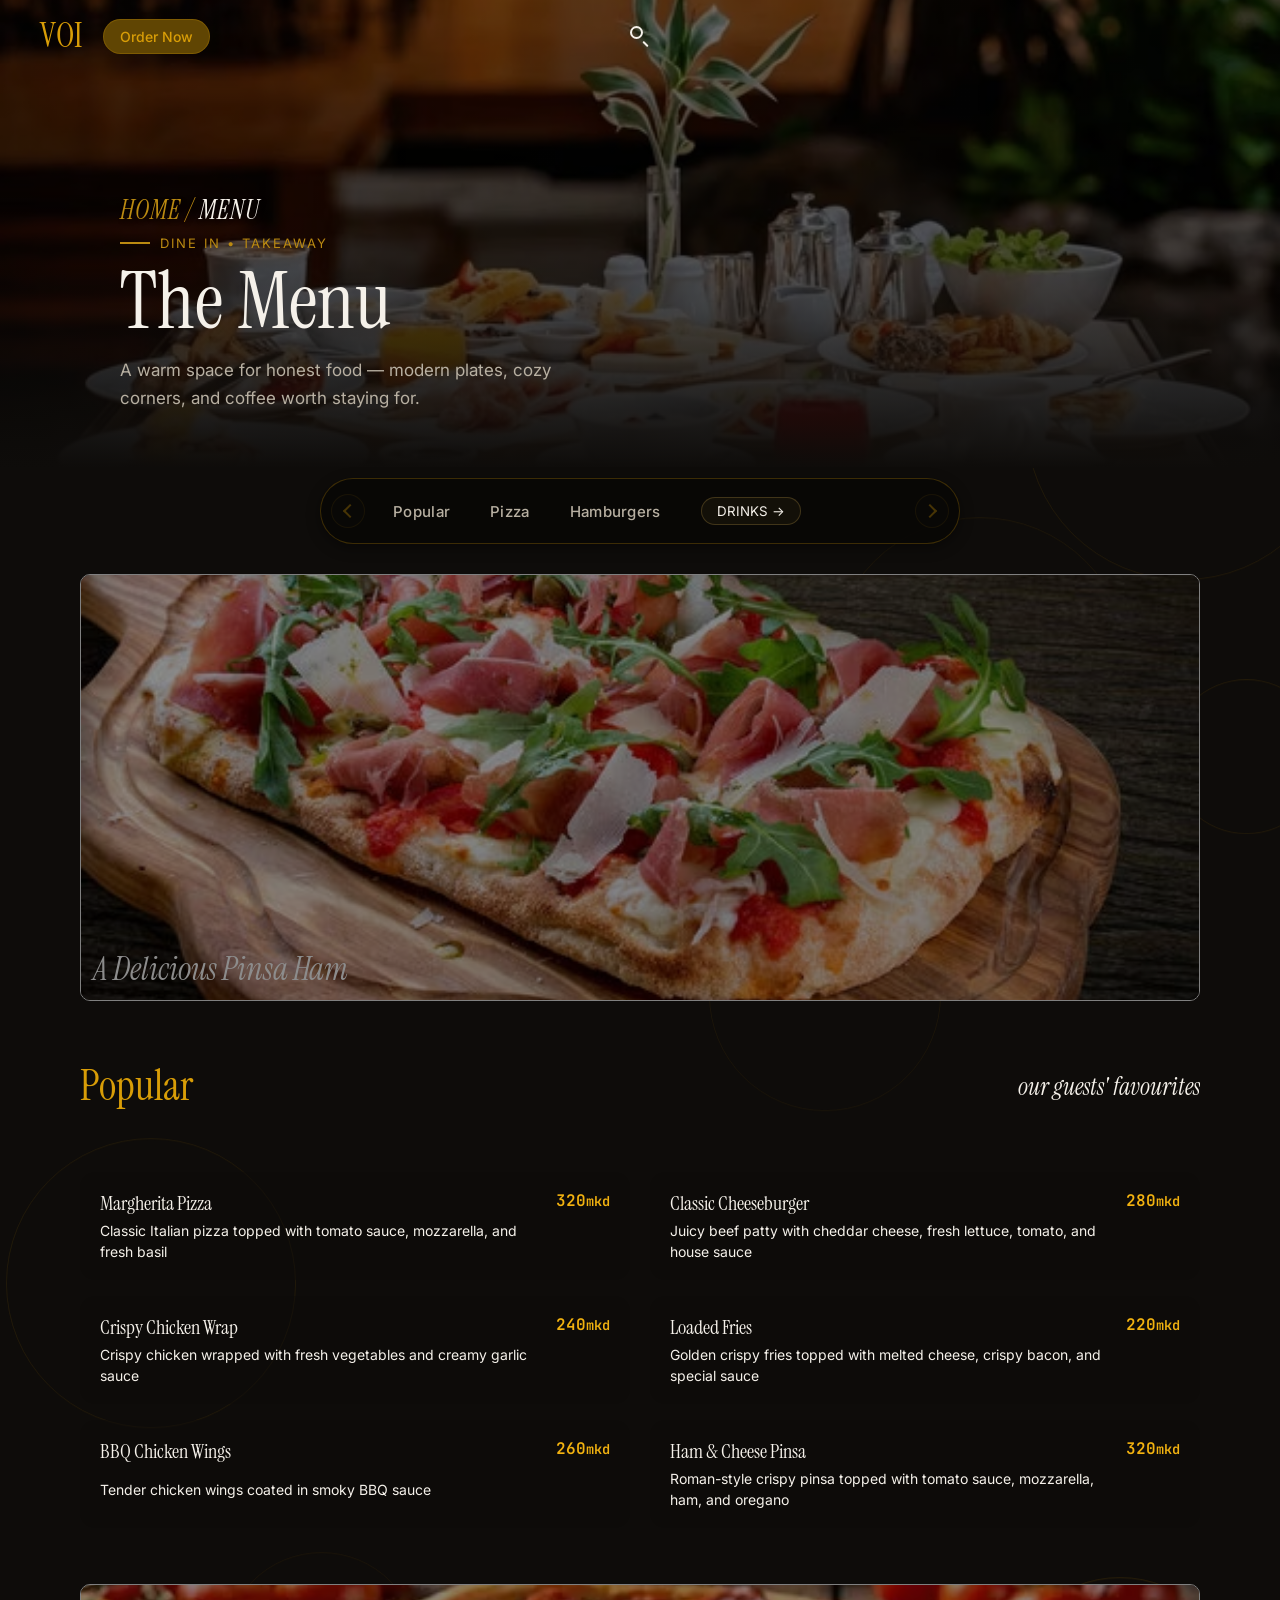
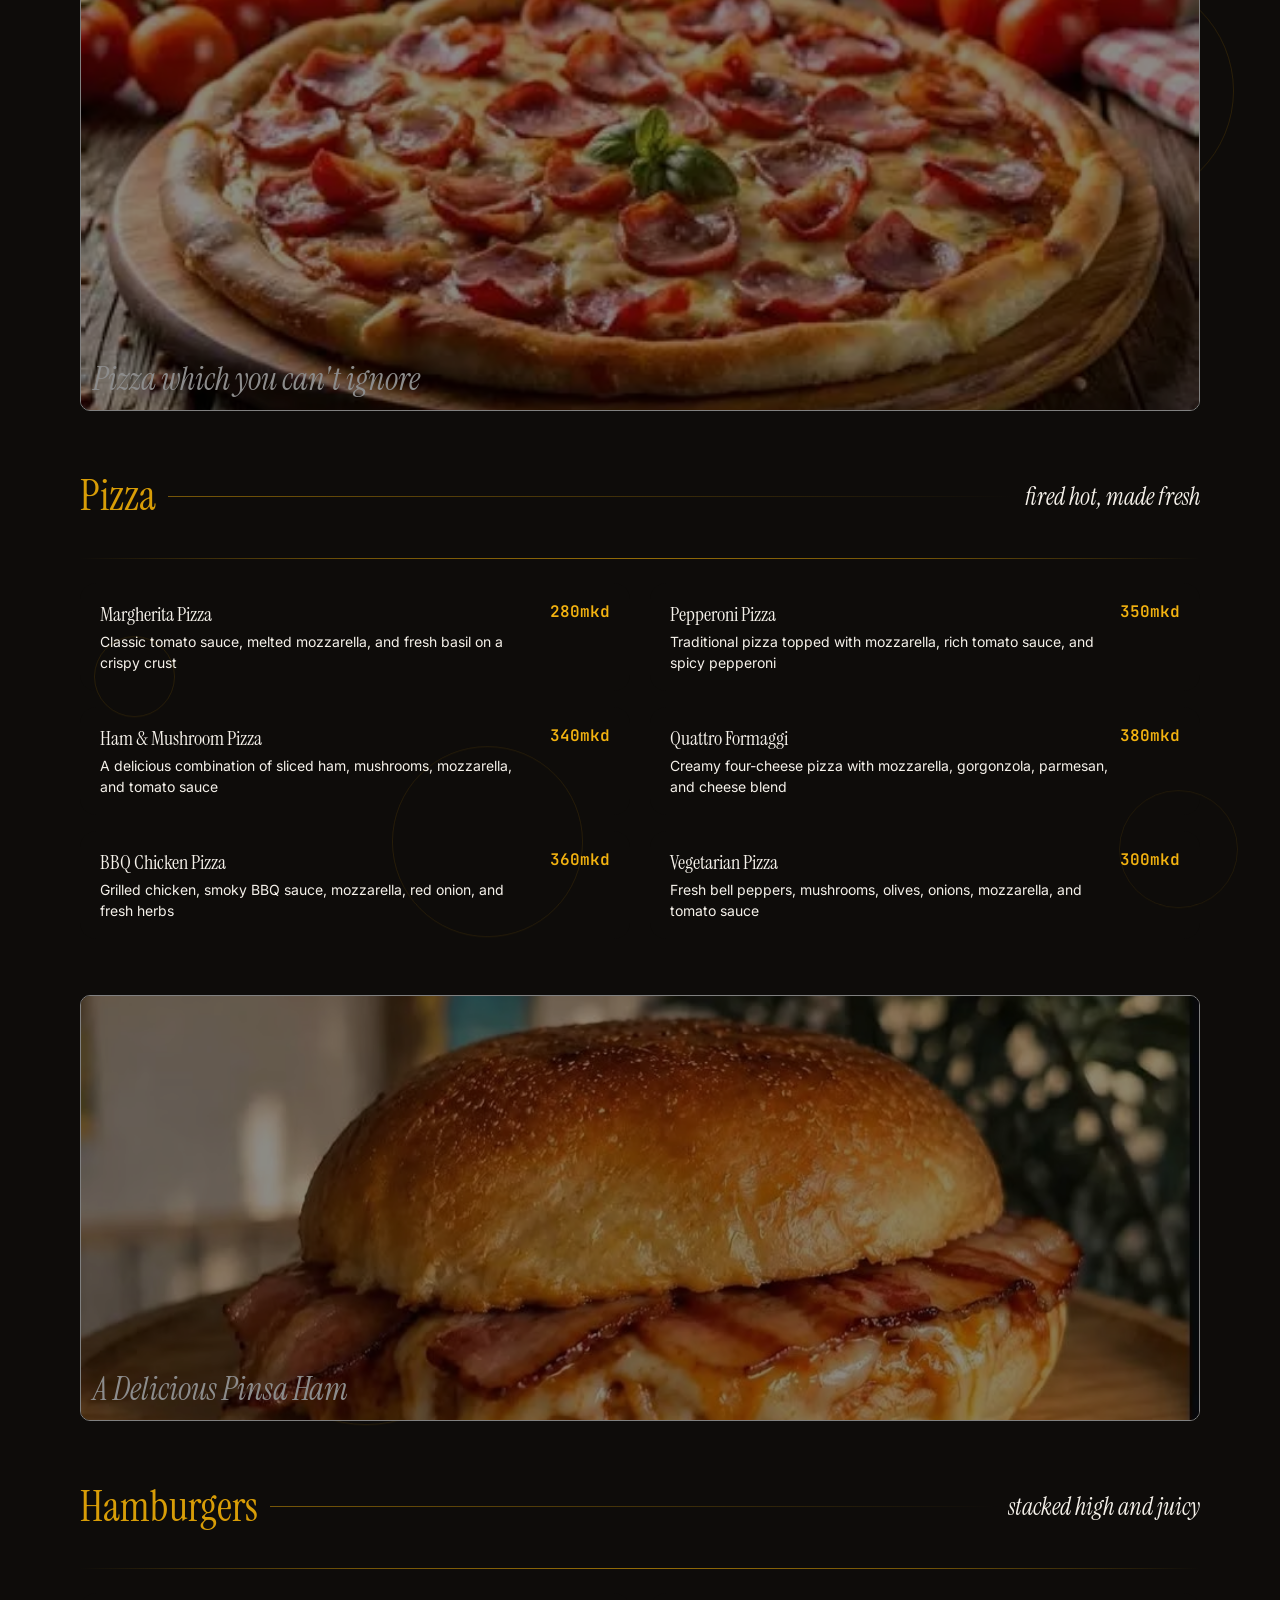
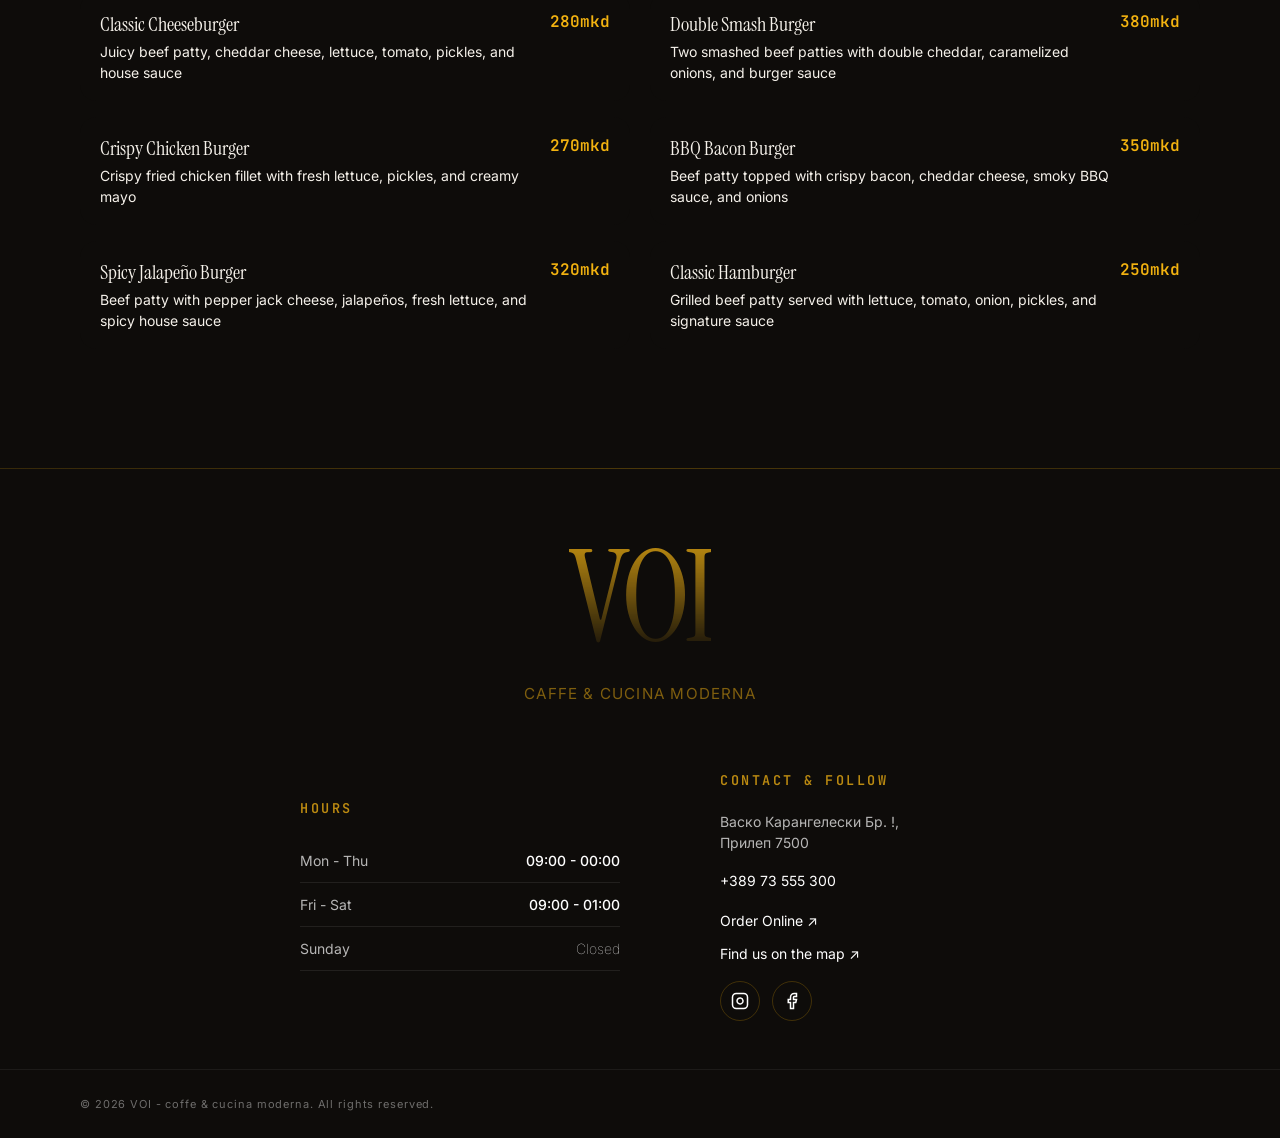
<file: index.html>
<!DOCTYPE html>
<html lang="en">
<head>
    <meta charset="UTF-8">
    <meta name="viewport" content="width=device-width, initial-scale=1, viewport-fit=cover">
    <title>VOI — Caffè & Cucina Moderna</title>

    <link rel="preconnect" href="https://fonts.googleapis.com">
    <link rel="preconnect" href="https://fonts.gstatic.com" crossorigin>   

    <link href="https://fonts.googleapis.com/css2?family=Inter:wght@400;500;600&family=Instrument+Serif:ital@0;1&family=JetBrains+Mono:wght@500;600&display=swap" rel="stylesheet">

    <link rel="stylesheet" href="style.css">

    <link rel="preload" as="image" href="imgs/food1.avif" type="image/avif" fetchpriority="high">
</head>
<body>

  <header>
    <div class="nav-left">
      <a href="/" class="logo">VOI</a>
      <a class="nav-order" href="https://www.kart.mk/set-location" target="_blank" rel="noopener">Order Now</a>
    </div>

    <div class="nav-right">
      <div class="search-icon-container" aria-label="Search" role="button" tabindex="0"
          aria-expanded="false" aria-controls="menu-search-panel" id="search-toggle">
        <div class="search-glass"></div>
        <div class="search-handle"></div>
      </div>
  </header>

  <div class="search-panel" id="menu-search-panel" hidden>
      <div class="search-panel-inner">
        <input type="text" id="menu-search-input" class="search-input"
              placeholder="Search the menu…" autocomplete="off" aria-label="Search menu items">
        <button class="search-close" id="search-close" aria-label="Close search">&times;</button>
      </div>
      <p class="search-empty" id="search-empty" hidden>No dishes match your search.</p>
    </div>

  <section id="menu-hero">

    <div class="image-container">
      <img src="imgs/food1.avif" alt="Pizza" fetchpriority="high" decoding="async">
      <div class="overlay"></div>
      
      <div class="menu-hero-content">
        <h4>HOME / <span>MENU</span></h4>
        <p><span></span>DINE IN • TAKEAWAY</p>
        <h2>The Menu</h2>
        <p class="subtitle">A warm space for honest food — modern plates, cozy corners, and coffee worth staying for.</p>
      </div>

    </div>

  </section>

  <section id="menu">

    <div class="menu-bg-clip">
      <div class="menu-bg-circles" aria-hidden="true"></div>
    </div>

    <div class="menu-nav-wrap">

      <div class="menu-nav">
        <a href="#menu-popular">Popular</a>
        <a href="#menu-pizza">Pizza</a>
        <a href="#menu-hamburgers">Hamburgers</a>
        <a href="drinks.html"><button>DRINKS →</button></a>
      </div>

      <button class="menu-nav-arrow menu-nav-arrow-left"></button>
      <button class="menu-nav-arrow menu-nav-arrow-right"></button>

    </div>

    <section id="menu-popular" class="menu-popular"
      data-title="Popular" data-tagline="our guests' favourites"
      data-img="imgs/voi2.avif" data-img-alt="Pinsa" data-caption="A Delicious Pinsa Ham"
      data-menu="food.popular" data-currency-nested="true"></section>

    <section id="menu-pizza" class="menu-popular"
      data-title="Pizza" data-tagline="fired hot, made fresh"
      data-img="imgs/pizza.avif" data-img-alt="Pizza" data-caption="Pizza which you can't ignore"
      data-menu="food.pizza"></section>

    <section id="menu-hamburgers" class="menu-popular"
      data-title="Hamburgers" data-tagline="stacked high and juicy"
      data-img="imgs/voi3.avif" data-img-alt="Hamburger" data-caption="A Delicious Pinsa Ham"
      data-menu="food.hamburgers"></section>

  </section>

  <footer>
    <span></span>
 
    <div class="footer-title">
      <h2>VOI</h2>
      <p>caffe & cucina moderna</p>
    </div>
 
    <div class="footer-content">
      <!-- 1. Hours Section -->
      <div class="footer-hours">
        <h4>HOURS</h4>
 
        <div class="hours-line">
          <p>Mon - Thu</p>
          <b>09:00 - 00:00</b>
        </div>
 
        <div class="hours-line">
          <p>Fri - Sat</p>
          <b>09:00 - 01:00</b>
        </div>
 
        <div class="hours-line">
          <p>Sunday</p>
          <b id="closed">Closed</b>
        </div>
      </div>
 
      <!-- 2. Contact Section -->
      <div class="footer-contact">
        <h4>CONTACT & FOLLOW</h4>
 
        <p class="contact-text">Васко Карангелески Бр. !, <br>Прилеп 7500</p>
 
        <div class="contact-links">
          <a href="tel:+389 73 555 300">+389 73 555 300</a>
        </div>
 
        <div class="contact-links">
          <a href="https://www.kart.mk/vendor-detail/OFa7xqpWRLCCbbLE3sGp" target="_blank">Order Online ↗</a>
          <a href="https://maps.app.goo.gl/3oyvF2NyYNwSrvcW6" target="_blank" rel="noopener">Find us on the map ↗</a>
        </div>
 
        <div class="social-links">
          <a href="https://www.instagram.com/voi_caffe_cucina_moderna/" target="_blank" aria-label="Instagram">
            <svg viewBox="0 0 24 24" fill="none" stroke="currentColor" stroke-width="2"><rect x="2" y="2" width="20" height="20" rx="5"/><path d="M16 11.37A4 4 0 1 1 12.63 8 4 4 0 0 1 16 11.37z"/><line x1="17.5" y1="6.5" x2="17.51" y2="6.5"/></svg>
          </a>
          <a href="https://www.facebook.com/profile.php?id=61592655358587" target="_blank" aria-label="Facebook">
            <svg viewBox="0 0 24 24" fill="none" stroke="currentColor" stroke-width="2"><path d="M18 2h-3a5 5 0 0 0-5 5v3H7v4h3v8h4v-8h3l1-4h-4V7a1 1 0 0 1 1-1h3z"/></svg>
          </a>
        </div>
      </div>
    </div>
 
    <div class="footer-credit">
      <p>© 2026 VOI - coffe & cucina moderna. All rights reserved.</p>
    </div>
  </footer>


  <script src="menu-data.js"></script>
  <script src="script.js"></script>
</body>
</html>
</file>
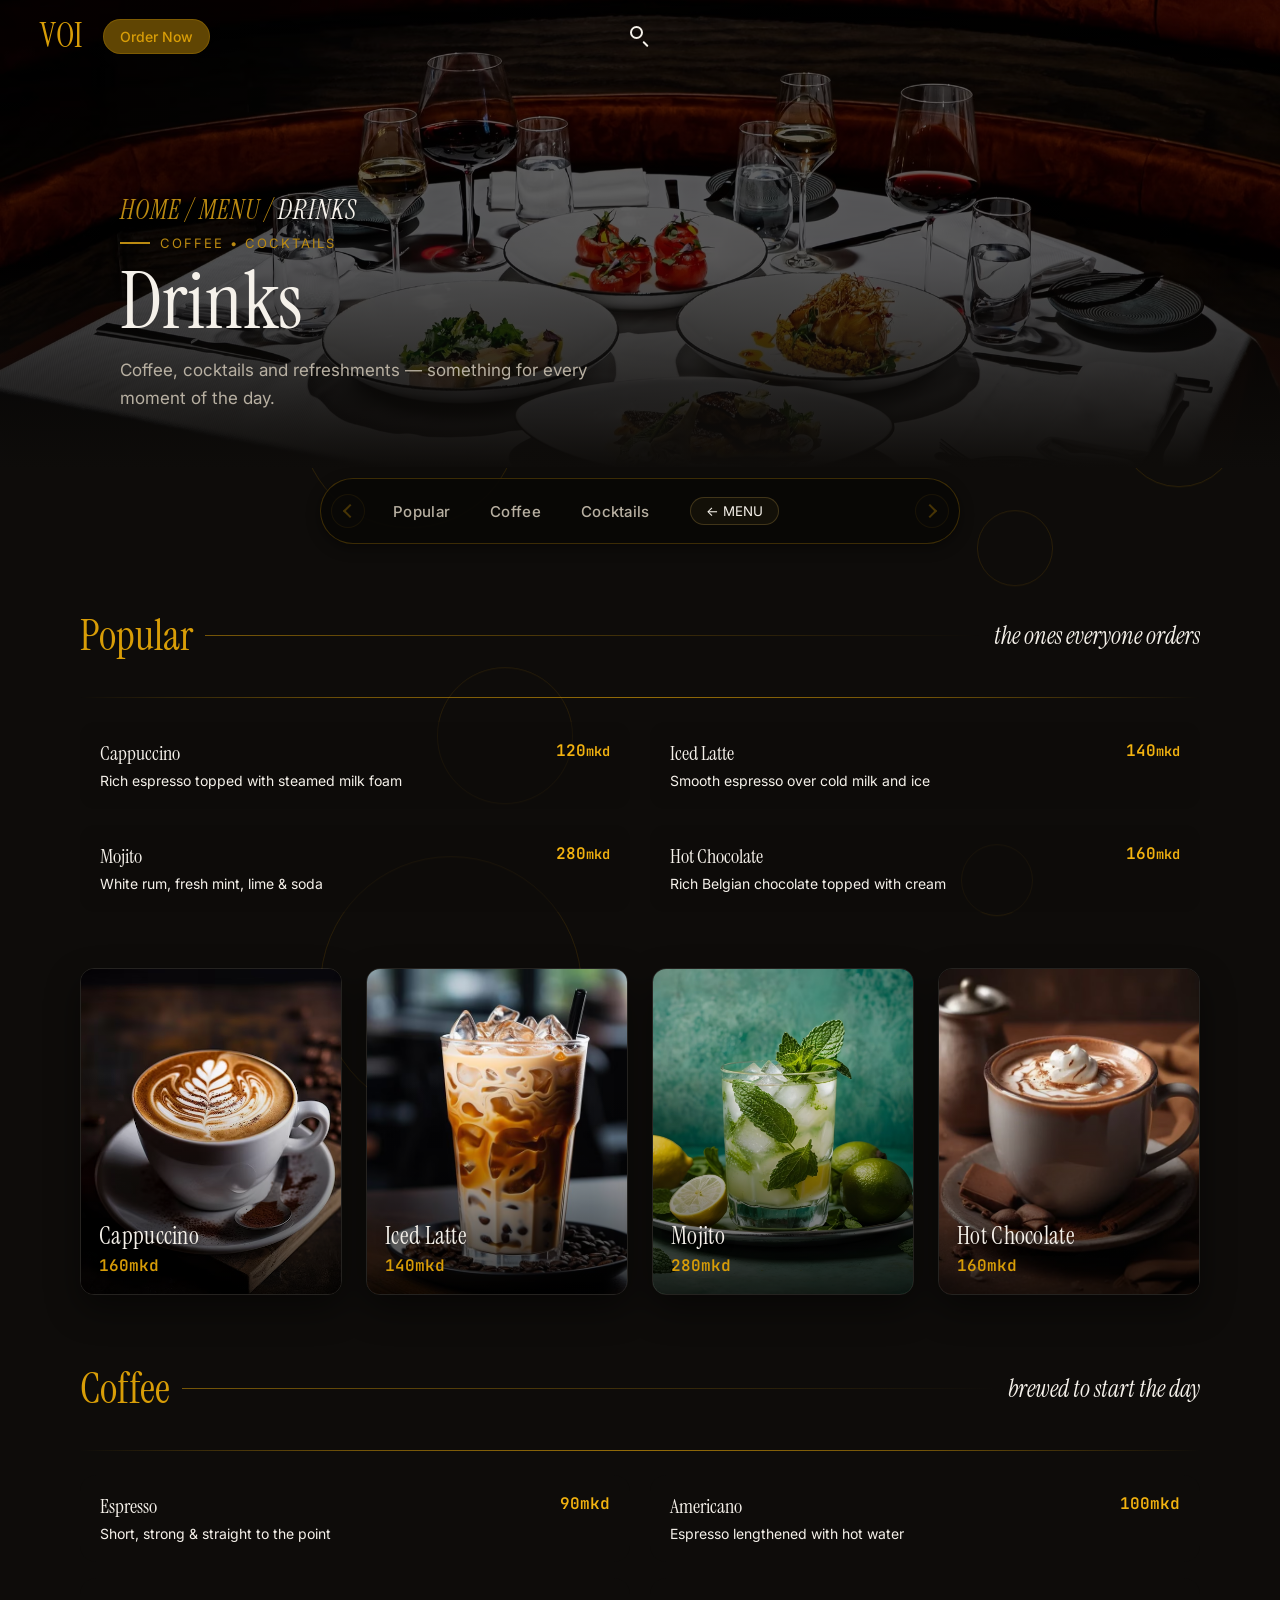
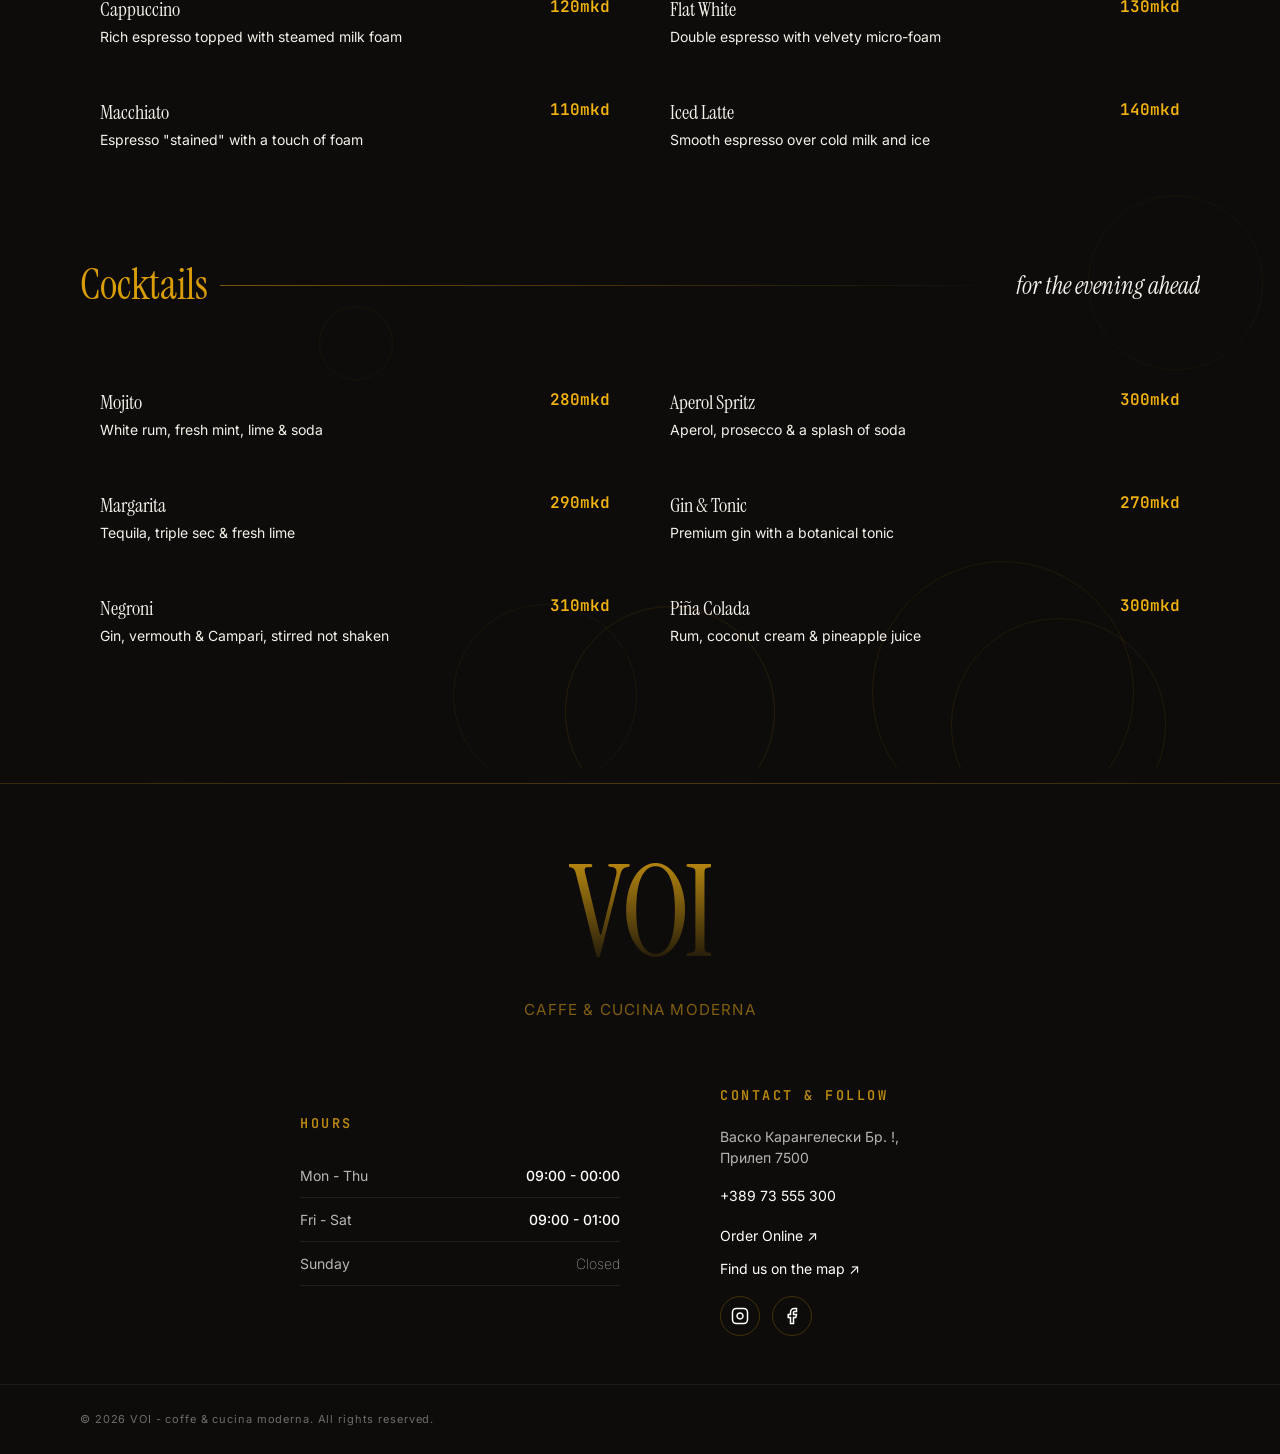
<file: drinks.html>
<!DOCTYPE html>
<html lang="en">
<head>
    <meta charset="UTF-8">
    <meta name="viewport" content="width=device-width, initial-scale=1, viewport-fit=cover">
    <title>VOI — Drinks</title>

    <link rel="preconnect" href="https://fonts.googleapis.com">
    <link rel="preconnect" href="https://fonts.gstatic.com" crossorigin>   

    <link href="https://fonts.googleapis.com/css2?family=Inter:wght@400;500;600&family=Instrument+Serif:ital@0;1&family=JetBrains+Mono:wght@500;600&display=swap" rel="stylesheet">

    <link rel="stylesheet" href="style.css">

    <link rel="preload" as="image" href="imgs/food.avif" type="image/avif" fetchpriority="high">
</head>
<body>

  <header>
    <div class="nav-left">
      <a href="/" class="logo">VOI</a>
      <a class="nav-order" href="https://www.kart.mk/set-location" target="_blank" rel="noopener">Order Now</a>
    </div>

    <div class="nav-right">
     
      <div class="search-icon-container" aria-label="Search" role="button" tabindex="0"
        aria-expanded="false" aria-controls="menu-search-panel" id="search-toggle">
      <div class="search-glass"></div>
      <div class="search-handle"></div>
    
    </div> 
  </header>

  <div class="search-panel" id="menu-search-panel" hidden>
    <div class="search-panel-inner">
      <input type="text" id="menu-search-input" class="search-input"
            placeholder="Search the drinks…" autocomplete="off" aria-label="Search drinks menu">
      <button class="search-close" id="search-close" aria-label="Close search">&times;</button>
    </div>
    <p class="search-empty" id="search-empty" hidden>No drinks match your search.</p>
  </div>   

  <section id="menu-hero">

    <div class="image-container">
      <img src="imgs/food.avif" alt="Drinks" fetchpriority="high" decoding="async">
      <div class="overlay"></div>
      
      <div class="menu-hero-content">
        <h4>HOME / MENU / <span>DRINKS</span></h4>
        <p><span></span>COFFEE • COCKTAILS</p>
        <h2>Drinks</h2>
        <p class="subtitle">Coffee, cocktails and refreshments — something for every moment of the day.</p>
      </div>

    </div>

  </section>

  <section id="menu">

    <div class="menu-bg-clip">
      <div class="menu-bg-circles" aria-hidden="true"></div>
    </div>

    <div class="menu-nav-wrap">

      <div class="menu-nav">
        <a href="#menu-popular">Popular</a>
        <a href="#menu-coffee">Coffee</a>
        <a href="#menu-cocktails">Cocktails</a>
        <a href="index.html"><button>← MENU</button></a>
      </div>

      <button class="menu-nav-arrow menu-nav-arrow-left"></button>
      <button class="menu-nav-arrow menu-nav-arrow-right"></button>

    </div>

    <!-- Each section below is populated by renderMenus() in script.js, using
         the data declared here and the matching list in menu-data.js. -->

    <section id="menu-popular" class="menu-popular"
      data-title="Popular" data-tagline="the ones everyone orders"
      data-menu="drinks.popular" data-currency-nested="true"></section>

    <div class="drink-gallery" data-gallery="drinks.gallery"></div>

    <section id="menu-coffee" class="menu-popular"
      data-title="Coffee" data-tagline="brewed to start the day"
      data-menu="drinks.coffee"></section>

    <section id="menu-cocktails" class="menu-popular"
      data-title="Cocktails" data-tagline="for the evening ahead"
      data-menu="drinks.cocktails"></section>

  </section>

  <footer>
    <span></span>
 
    <div class="footer-title">
      <h2>VOI</h2>
      <p>caffe & cucina moderna</p>
    </div>
 
    <div class="footer-content">
      <!-- 1. Hours Section -->
      <div class="footer-hours">
        <h4>HOURS</h4>
 
        <div class="hours-line">
          <p>Mon - Thu</p>
          <b>09:00 - 00:00</b>
        </div>
 
        <div class="hours-line">
          <p>Fri - Sat</p>
          <b>09:00 - 01:00</b>
        </div>
 
        <div class="hours-line">
          <p>Sunday</p>
          <b id="closed">Closed</b>
        </div>
      </div>
 
      <!-- 2. Contact Section -->
      <div class="footer-contact">
        <h4>CONTACT & FOLLOW</h4>
 
        <p class="contact-text">Васко Карангелески Бр. !, <br>Прилеп 7500</p>
 
        <div class="contact-links">
          <a href="tel:+389 73 555 300">+389 73 555 300</a>
        </div>
 
        <div class="contact-links">
          <a href="https://www.kart.mk/vendor-detail/OFa7xqpWRLCCbbLE3sGp" target="_blank">Order Online ↗</a>
          <a href="https://maps.app.goo.gl/3oyvF2NyYNwSrvcW6" target="_blank" rel="noopener">Find us on the map ↗</a>
        </div>
 
        <div class="social-links">
          <a href="https://www.instagram.com/voi_caffe_cucina_moderna/" target="_blank" aria-label="Instagram">
            <svg viewBox="0 0 24 24" fill="none" stroke="currentColor" stroke-width="2"><rect x="2" y="2" width="20" height="20" rx="5"/><path d="M16 11.37A4 4 0 1 1 12.63 8 4 4 0 0 1 16 11.37z"/><line x1="17.5" y1="6.5" x2="17.51" y2="6.5"/></svg>
          </a>
          <a href="https://www.facebook.com/profile.php?id=61592655358587" target="_blank" aria-label="Facebook">
            <svg viewBox="0 0 24 24" fill="none" stroke="currentColor" stroke-width="2"><path d="M18 2h-3a5 5 0 0 0-5 5v3H7v4h3v8h4v-8h3l1-4h-4V7a1 1 0 0 1 1-1h3z"/></svg>
          </a>
        </div>
      </div>
    </div>
 
    <div class="footer-credit">
      <p>© 2026 VOI - coffe & cucina moderna. All rights reserved.</p>
    </div>
  </footer>


  <script src="menu-data.js"></script>
  <script src="script.js"></script>
</body>
</html>
</file>
<file: style.css>
:root {
  /* Core palette — elegant dark & gold */
  --color-bg: #0e0c0a;
  --color-surface: #16130f;
  --color-text: #f5f1ea;
  --color-text-muted: #b8b0a2;

  --color-gold: #d89d07;
  --color-gold-soft: #bb8a11;
  --color-gold-deep: #8a6404;
  --color-gold-darker: #604503;

  --color-border: rgba(216, 157, 7, 0.25);
  --color-shadow: rgba(0, 0, 0, 0.4);
  --overlay-dark: rgba(0, 0, 0, 0.55);

  --font-heading: 'Instrument Serif', 'Iowan Old Style', 'Palatino Linotype', Georgia, serif;
  --font-script: 'Instrument Serif', 'Iowan Old Style', 'Palatino Linotype', Georgia, serif; /* italic accent */
  --font-logo: 'Instrument Serif', 'Iowan Old Style', 'Palatino Linotype', Georgia, serif;
  --font-body: 'Inter', system-ui, -apple-system, 'Segoe UI', Roboto, 'Helvetica Neue', Arial, sans-serif;
  --font-mono: 'JetBrains Mono', ui-monospace, SFMono-Regular, Menlo, Consolas, monospace;

  --header-height: 64px;
  --gutter: clamp(16px, 5vw, 40px);
  --container: 1120px;
  --radius-pill: 20px;
  --transition-fast: 0.2s ease;
}

* {
  box-sizing: border-box;
}

html {
  -webkit-text-size-adjust: 100%;
  text-size-adjust: 100%;
  font-synthesis: none; /* never fake bold/italic — only use real font weights */
  -webkit-font-smoothing: antialiased;
  -moz-osx-font-smoothing: grayscale;
  text-rendering: optimizeLegibility;
}

img {
  max-width: 100%;
}

body {
  margin: 0;
  font-family: var(--font-body);
  background: var(--color-bg);
  color: var(--color-text);
  min-height: 100vh;
  min-height: 100svh;
}

header {
  display: flex;
  align-items: center;
  justify-content: space-between;
  position: fixed;
  top: 0;
  left: 0;
  right: 0;
  z-index: 1000;
  height: var(--header-height);
  padding: 0 var(--gutter);
  padding-left: max(var(--gutter), env(safe-area-inset-left));
  padding-right: max(var(--gutter), env(safe-area-inset-right));
  background: transparent;
  transform-origin: top;
  transition: transform 0.3s ease;
  transform: scaleY(1);
}

.scrolledHeader {
  background: rgba(14, 12, 10, 0.85);
  backdrop-filter: blur(8px);
  -webkit-backdrop-filter: blur(8px);
  box-shadow: 0 2px 14px var(--color-shadow);
  transform: scaleY(1.05);
}

.nav-left,
.nav-right {
  display: flex;
  align-items: center;
  gap: 20px;
}

header a {
  text-decoration: none;
}

header a img {
  height: 40px;
  border-radius: 50%;
  margin-top: 6px;
}

.logo {
  color: var(--color-gold);
  font-size: 34px;
  font-family: var(--font-logo);
  letter-spacing: 0.5px;
  line-height: 1;
  font-weight: 400;
}

.nav-order {
  color: var(--color-gold);
  border: 1px solid var(--color-border);
  padding: 8px 16px;
  border-radius: var(--radius-pill);
  background-color: var(--color-gold-darker);
  font-size: 14px;
  font-weight: 500;
  transition: opacity var(--transition-fast), transform var(--transition-fast);
}

.nav-order:hover {
  opacity: 0.9;
  transform: translateY(-1px);
}

/* Search Icon */
.search-icon-container {
  position: relative;
  width: 24px;
  height: 24px;
  display: inline-block;
  cursor: pointer;
}

.search-glass {
  position: absolute;
  top: 2px;
  left: 2px;
  width: 13px;
  height: 13px;
  border: 2px solid var(--color-text);
  border-radius: 50%;
  transition: border-color var(--transition-fast);
}

.search-handle {
  position: absolute;
  bottom: 3px;
  right: 3px;
  width: 7px;
  height: 2px;
  background-color: var(--color-text);
  transform: rotate(45deg);
  border-radius: 1px;
  transition: background-color var(--transition-fast);
}

.search-icon-container:hover .search-glass {
  border-color: var(--color-gold);
}

.search-icon-container:hover .search-handle {
  background-color: var(--color-gold);
}

/* Hamburger */
.hamburger {
  border: none;
  background: none;
  display: flex;
  flex-direction: column;
  align-items: flex-end;
  gap: 5px;
  height: 19px;
  cursor: pointer;
  padding: 0;
}

.hamburger span {
  height: 3px;
  background: var(--color-gold);
  border-radius: 2px;
  transition: width var(--transition-fast), opacity var(--transition-fast);
}

.hamburger span:nth-child(1) { width: 32px; }
.hamburger span:nth-child(2) { width: 24px; }
.hamburger span:nth-child(3) { width: 16px; }

.hamburger:hover span {
  width: 32px;
}

/* Mobile-first nav — hidden until JS toggles .is-open */
.navigation {
  display: none;
  position: absolute;
  top: var(--header-height);
  left: 0;
  right: 0;
  flex-direction: column;
  background: var(--color-surface);
  border-bottom: 1px solid var(--color-border);
  box-shadow: 0 12px 20px var(--color-shadow);
}

.navigation.is-open {
  display: flex;
}

.navigation a {
  color: var(--color-text-muted);
  padding: 16px 24px;
  border-top: 1px solid var(--color-border);
  font-size: 15px;
  transition: color var(--transition-fast), background var(--transition-fast);
}

.navigation a:first-child {
  border-top: none;
}

.navigation a:hover {
  color: var(--color-gold);
  background: rgba(216, 157, 7, 0.06);
}

/* Hero */
.image-container {
  position: relative;
  width: 100%;
  height: 420px;
  height: clamp(360px, 52svh, 580px);
  overflow: hidden;
}

.image-container img {
  object-fit: cover;
  width: 100%;
  height: 100%;
  display: block;
}

.overlay {
  position: absolute;
  inset: 0;
  background: linear-gradient(
    to bottom,
    var(--overlay-dark) 0%,
    rgba(0, 0, 0, 0.65) 55%,
    var(--color-bg) 100%
  );
}

.menu-hero-content {
  position: absolute;
  left: 0;
  right: 0;
  bottom: 12%;
  max-width: var(--container);
  margin-inline: auto;
  padding-inline: var(--gutter);
}

.menu-hero-content h4 {
  font-family: var(--font-script);
  font-style: italic;
  margin: 0 0 6px;
  font-weight: 400;
  font-size: clamp(20px, 2.6vw, 26px);
  color: var(--color-gold-soft);
  text-shadow: 2px 2px 4px var(--color-shadow);
  letter-spacing: 1px;
}

.menu-hero-content h4 span {
  color: var(--color-text);
}

.menu-hero-content p {
  display: flex;
  align-items: center;
  gap: 10px;
  color: var(--color-gold-soft);
  margin: 8px 0;
  font-size: 13px;
  letter-spacing: 2px;
  text-transform: uppercase;
}

.menu-hero-content p span {
  display: inline-block;
  width: 30px;
  height: 2px;
  background: var(--color-gold-soft);
}

.menu-hero-content h2 {
  font-family: var(--font-heading);
  color: var(--color-text);
  font-size: clamp(2.6rem, 9vw, 5rem);
  font-weight: 400;
  margin: 0;
  line-height: 1.05;
}

.menu-hero-content .subtitle {
  font-family: var(--font-body);
  color: var(--color-text-muted);
  font-size: clamp(15px, 1.6vw, 17px);
  line-height: 1.6;
  max-width: 30rem;
  margin: 14px 0 0;
  text-transform: none;
  letter-spacing: normal;
}

/* MENU */

#menu {
  padding: 10px max(var(--gutter), calc((100% - var(--container)) / 2)) 3rem;
  background-color: var(--color-bg);
  position: relative;
}

.menu-bg-clip {
  position: absolute;
  inset: 0;
  overflow: hidden;
  z-index: 0;
  pointer-events: none;
}

.menu-bg-circles {
  position: absolute;
  top: -15%;
  left: 0;
  width: 100%;
  height: 130%;
  will-change: transform;
}

.menu-bg-circles span {
  position: absolute;
  border-radius: 50%;
  border: 1px solid var(--color-border);
}

.menu-nav-wrap,
#menu-popular {
  position: relative;
  z-index: 1;
}

.menu-nav-wrap {
  position: sticky;
  top: calc(var(--header-height) + 6px);
  z-index: 900;

  display: flex;
  align-items: center;
  padding: 10px 56px;
  border: 1px solid var(--color-border);
  border-radius: 80px;
  width: min(100%, 640px);
  margin: 0 auto 30px;
  background: hsla(34, 19%, 3%, 0.95);

  /* subtle shadow once it's pinned, so it visually separates from content */
  box-shadow: 0 4px 14px var(--color-shadow);
  transition: .3s;
}

.menu-nav-wrap.is-hidden {
  opacity: 0;
  pointer-events: none;
  transform: translateY(-10px);
}

.menu-nav {
  display: flex;
  align-items: center;
  overflow-x: auto;
  white-space: nowrap;
  scrollbar-width: none;
  gap: 8px;
  scroll-behavior: smooth;
  width: 100%;
}

.menu-nav::-webkit-scrollbar {
  display: none;
}

.menu-nav a {
  display: inline-flex;
  align-items: center;
  background: none;
  border: none;
  color: var(--color-text-muted);
  font-size: 14px;
  font-weight: 500;
  letter-spacing: 0.3px;
  flex-shrink: 0;
  white-space: nowrap;
  padding: 8px 16px;
  border-radius: var(--radius-pill);
  cursor: pointer;
  transition: color var(--transition-fast), background var(--transition-fast);
  text-decoration: none;
}

.menu-nav a:hover {
  color: var(--color-text);
}

.menu-nav a.active {
  color: var(--color-bg);
  background: var(--color-gold);
  font-weight: 600;
}

.menu-nav a button {
  color: var(--color-text);
  border-radius: 50px;
  padding: 5px 15px;
  font-family: var(--font-body);
  border: 1px solid rgba(201, 162, 75, .25);
  background: rgba(201, 162, 75, .06);
}

/* Arrows — fixed to the edges of the pill, not part of the scroll flow */
.menu-nav-arrow {
  position: absolute;
  top: 50%;
  transform: translateY(-50%);
  width: 34px;
  height: 34px;
  border-radius: 50%;
  border: 1px solid var(--color-border);
  background: var(--color-bg);
  cursor: pointer;
  transition: background var(--transition-fast), border-color var(--transition-fast);
  z-index: 2;
}

.menu-nav-arrow::before {
  content: '';
  position: absolute;
  top: 50%;
  left: 50%;
  width: 8px;
  height: 8px;
  border-top: 2px solid var(--color-gold);
  border-right: 2px solid var(--color-gold);
}

.menu-nav-arrow-left {
  left: 10px;
}

.menu-nav-arrow-left::before {
  transform: translate(-30%, -50%) rotate(-135deg);
}

.menu-nav-arrow-right {
  right: 10px;
}

.menu-nav-arrow-right::before {
  transform: translate(-70%, -50%) rotate(45deg);
}

@media (max-width: 480px) {
  .menu-nav-wrap {
    width: 100%;
    padding: 10px 46px;
  }

  .menu-nav-arrow {
    width: 28px;
    height: 28px;
  }
}

#menu section {
  display: flex;
  flex-direction: column;
  scroll-margin-top: calc(var(--header-height) + 76px);
}

.popular-img {
  position: relative;
  width: 100%;
  aspect-ratio: 16 / 10;
  border-radius: 10px;
  overflow: hidden;
  border: 1px solid gray;
}

.popular-img img {
  width: 100%;
  height: 100%;
  object-fit: cover;
  display: block;
}

.popular-img::after {
  content: "";
  position: absolute;
  inset: 0;
  background: rgba(0, 0, 0, 0.45);
  pointer-events: none;
}

.popular-img p {
  position: absolute;
  bottom: 0;
  left: 0;
  margin: 0px;
  margin-left: 12px;
  margin-bottom: 10px;
  color: white;
  font-family: var(--font-script);
  font-style: italic;
  font-weight: 400;
  font-size: clamp(1.5rem, 3vw, 2rem);
}

.menu-head {
  display: flex;
  align-items: center;
  width: 100%;
  gap: 12px;
  margin: 0;
}

.menu-head h2 {
  color: #d89d07;
  font-family: var(--font-heading);
  font-size: clamp(1.7rem, 4.5vw, 2.6rem);
  font-weight: 400;
}

.menu-head span {
  flex: 1;
  height: .6px;
  display: inline-block;
  background: linear-gradient(to right, #d89d0784, #d89d0700);
}

.menu-head p {
  font-family: var(--font-script);
  font-style: italic;
  font-size: clamp(18px, 2.4vw, 24px);
  white-space: nowrap;
  overflow: hidden;
  text-overflow: ellipsis;
  min-width: 0;
}

.start-the-menu {
  width: 100%;
  height: .6px;
  display: inline-block;
  background: linear-gradient(to right, #d89d0700, hsla(43, 94%, 44%, 0.5),  #d89d07a8, hsla(43, 94%, 44%, 0.5), #d89d0700);
  margin-bottom: 1.5rem;
}

.menu-item {
  display: grid;
  grid-template-columns: 1fr auto;
  gap: 2px 10px;
  padding: 15px 12px;
  margin-bottom: 1rem;
  background-color: hsla(30, 15%, 5%, 0.505);
  border-radius: 16px;
}

.menu-item h3{
  margin: 0px;
  min-width: 0;
  overflow-wrap: anywhere;
  font-family: var(--font-heading);
  font-size: 1.25rem;
  font-weight: 400;
}

.item-desc {
  font-family: var(--font-body);
  font-size: 0.875rem;
  line-height: 1.5;
  margin-top: 2px;
}

.item-price {
  font-family: var(--font-mono);
  font-variant-numeric: tabular-nums;
  font-size: 1rem;
  font-weight: 600;
  color: #f3b310;
}

.item-price span {
  font-size: .85rem;
}

.search-panel {
  position: sticky;
  top: var(--header-height);
  z-index: 950;
  background: var(--color-surface);
  border-bottom: 1px solid var(--color-border);
  box-shadow: 0 8px 20px var(--color-shadow);
  overflow: hidden;
  max-height: 0;
  transition: max-height var(--transition-fast);
}

.search-panel.is-open {
  max-height: 120px;
}

.search-panel-inner {
  display: flex;
  align-items: center;
  gap: 12px;
  padding: 14px var(--gutter);
}

.search-input {
  flex: 1;
  background: var(--color-bg);
  border: 1px solid var(--color-border);
  border-radius: var(--radius-pill);
  padding: 10px 16px;
  color: var(--color-text);
  font-family: var(--font-body);
  font-size: 16px; /* 16px stops iOS zooming the page on focus */
  min-width: 0;
  outline: none;
  transition: border-color var(--transition-fast);
}

.search-input::placeholder { color: var(--color-text-muted); }
.search-input:focus { border-color: var(--color-gold); }

.search-close {
  background: none;
  border: none;
  color: var(--color-text-muted);
  font-size: 22px;
  line-height: 1;
  cursor: pointer;
  padding: 4px 8px;
  transition: color var(--transition-fast);
}

.search-close:hover { color: var(--color-gold); }

.search-empty {
  margin: 0;
  padding: 0 24px 16px;
  color: var(--color-text-muted);
  font-size: 14px;
  text-align: center;
}

.menu-item.is-hidden,
.drink-gallery.is-hidden,
.photo-drink.is-hidden,
.menu-head img.is-hidden {
  display: none;
}

#menu section.is-hidden {
  display: none;
}

.search-icon-container[aria-expanded="true"] .search-glass { border-color: var(--color-gold); }
.search-icon-container[aria-expanded="true"] .search-handle { background-color: var(--color-gold); }

.drink-gallery {
  display: grid;
  grid-template-columns: 1fr;
  margin: 2rem 0;
  gap: 1.25rem;
  position: relative;
  z-index: 1;
}

.photo-drink {
  position: relative;
  aspect-ratio: 4 / 5;
  border-radius: 14px;
  overflow: hidden;
  border: 1px solid rgba(246, 241, 231, .10);
  box-shadow: 0 14px 34px rgba(0, 0, 0, 0.45);
  display: flex;
  flex-direction: column;
  justify-content: flex-end;
  z-index: 1;
  transition: transform 0.35s ease, box-shadow 0.35s ease;
}

.photo-drink:hover {
  transform: translateY(-4px);
  box-shadow: 0 20px 44px rgba(0, 0, 0, 0.55);
}

/* the actual photo, on its own layer so it can zoom without moving the text.
   Its background-image comes from the --photo-bg custom property, set inline
   per item by renderMenus() in script.js from menu-data.js — add a new drink
   to the gallery there and it just works, no CSS edits needed. */
.photo-drink::before {
  content: "";
  position: absolute;
  inset: 0;
  background-color: var(--color-surface);
  background-image: var(--photo-bg);
  background-repeat: no-repeat;
  background-size: cover;
  background-position: center;
  transition: transform 0.6s ease;
  z-index: 0;
}

.photo-drink:hover::before {
  transform: scale(1.06);
}

/* gradient so the text stays legible over any part of the photo */
.photo-drink::after {
  content: "";
  position: absolute;
  inset: 0;
  background: linear-gradient(to top, rgba(0,0,0,0.8) 0%, rgba(0,0,0,0.2) 45%, transparent 70%);
  z-index: 1;
}

.photo-drink h3,
.photo-drink .item-price,
.photo-drink .photo-item-price {
  position: relative;
  z-index: 2;
}

.photo-drink h3 {
  font-family: var(--font-heading);
  font-size: 1.5rem;
  font-weight: 400;
  color: var(--color-text);
  text-shadow: 0 2px 10px rgba(0, 0, 0, 0.5);
  letter-spacing: 0.3px;
  margin: 0 0 4px 18px;
}

.photo-drink .item-price,
.photo-drink .photo-item-price {
  margin: 0 0 18px 18px;
  color: var(--color-gold);
  font-family: var(--font-mono);
  font-weight: 600;
}

footer span {
  display: inline-block;
  width: 100%;
  height: 1px;
  background: linear-gradient(to right, hsla(43, 94%, 44%, 0.2), hsla(43, 94%, 44%, 0.3), hsla(43, 94%, 44%, 0.2));
}

.footer-title {
  display: flex;
  flex-direction: column;
  justify-content: center;
  align-items: center;
  margin: 3.5rem 0;
}

.footer-title h2,
.footer-title p {
  margin: 8px 0;
}

.footer-title h2 {
  font-family: var(--font-heading);
  font-size: clamp(3rem, 20vw, 8rem);
  font-weight: 400;
  line-height: 0.95;
  letter-spacing: -0.04em;
  color: var(--color-gold-soft);

  -webkit-mask-image: linear-gradient(
    to bottom, 
    black 5%, 
    transparent 100% 
  ); 
  mask-image: linear-gradient( 
    to bottom, 
    black 5%, 
    transparent 100% 
  );
}

.footer-title p {
  font-family: var(--font-body);
  font-size: clamp(0.75rem, 1.2vw, 0.95rem);
  font-weight: 400;
  line-height: 1.6;
  letter-spacing: 0.08em;
  text-transform: uppercase;
  color: var(--color-gold-soft);
  opacity: 0.65;
  max-width: 32rem;
  margin-top: 1rem;
}

.footer-hours {
  width: 100%;
  max-width: 320px;
  padding: 28px 0;
  color: #fff;
  font-family: var(--font-body);
  margin: 0 auto;
}

.footer-hours h4 {
  margin: 0 0 22px;
  font-size: 13.5px;
  font-weight: 600;
  letter-spacing: 2.5px;
  color: var(--color-gold-soft);
  font-family: var(--font-mono);
}

.hours-line {
  display: flex;
  align-items: center;
  justify-content: space-between;
  gap: 30px;
  padding: 13px 0;
  border-bottom: 1px solid hsla(0, 0%, 80%, 0.1);
  transition: padding 0.25s ease;
}

.hours-line:hover {
  padding-left: 6px;
  padding-right: 6px;
}

.hours-line p {
  margin: 0;
  font-size: 14px;
  color: hsla(40, 45%, 100%, 0.7);
}

.hours-line b {
  font-size: 14px;
  font-weight: 500;
  color: #fff;
  white-space: nowrap;
}

#closed {
  font-weight: lighter;
}

/* Layout Wrapper */
.footer-content {
  display: flex;
  flex-direction: column;
  align-items: center;
  gap: 2.5rem;
  max-width: 800px;
  margin: 0 auto;
  padding-bottom: 3rem;
}

@media (min-width: 600px) {
  .footer-content {
    flex-direction: row;
    align-items: flex-start;
    justify-content: space-around;
  }
}

/* Contact Styles */
.footer-contact {
  width: 100%;
  max-width: 320px;
  font-family: var(--font-body);
}

.footer-contact h4 {
  margin: 0 0 22px;
  font-size: 13.5px;
  font-weight: 600;
  letter-spacing: 2.5px;
  color: var(--color-gold-soft);
  font-family: var(--font-mono);
}

.contact-text {
  margin: 0 0 15px;
  font-size: 14px;
  line-height: 1.5;
  color: hsla(40, 45%, 100%, 0.7);
}

.contact-links {
  display: flex;
  flex-direction: column;
  gap: 8px;
  margin-bottom: 15px;
}

.contact-links a {
  padding: 4px 0;
  color: #fff;
  text-decoration: none;
  font-size: 14px;
  transition: color 0.2s;
}

.contact-links a:hover {
  color: var(--color-gold);
}

/* Social Buttons */
.social-links {
  display: flex;
  gap: 12px;
  margin-top: 10px;
}

.social-links a {
  display: flex;
  align-items: center;
  justify-content: center;
  width: 40px;
  height: 40px;
  border-radius: 50%;
  border: 1px solid var(--color-border);
  color: #fff;
  transition: all 0.2s ease;
}

.social-links svg {
  width: 18px;
  height: 18px;
}

.social-links a:hover {
  border-color: var(--color-gold);
  color: var(--color-gold);
}

.footer-credit {
  width: 100%;
  padding: 1.2rem var(--gutter);
  padding-bottom: calc(1.2rem + env(safe-area-inset-bottom));
  border-top: 1px solid hsla(0, 0%, 80%, 0.08);
  text-align: left;
}

.footer-credit p {
  margin: 8px 0 12px 0;
  font-family: var(--font-body);
  font-size: 11px;
  letter-spacing: 0.08em;
  color: hsla(40, 45%, 100%, 0.4);
}

/* ==========================================================================
   RESPONSIVE LAYER  (mobile-first: everything above is the phone layout;
   each block below only adds what changes as the screen gets wider)
   ========================================================================== */

/* ---- Header controls, all sizes ---------------------------------------- */
.nav-left { gap: 12px; }
.nav-right { gap: 14px; }

/* 44px tap area around the 24px search icon without changing how it looks */
.search-icon-container::after {
  content: '';
  position: absolute;
  inset: -10px;
}

.hamburger {
  height: auto;
  padding: 12px 6px;
  margin-right: -6px;
}

.hamburger[aria-expanded="true"] span { width: 32px; }

.navigation {
  max-height: calc(100vh - var(--header-height));
  max-height: calc(100svh - var(--header-height));
  overflow-y: auto;
}


/* ---- Very small phones (≤ 359px) --------------------------------------- */
@media (max-width: 359px) {
  .logo { font-size: 30px; }
  .nav-order { font-size: 13px; padding: 7px 12px; }
  .menu-nav-wrap { padding-inline: 40px; }
  .menu-nav-arrow { width: 26px; height: 26px; }
  .menu-nav-arrow-left { left: 8px; }
  .menu-nav-arrow-right { right: 8px; }
}

/* ---- Large phones / small tablets (≥ 560px) ---------------------------- */
@media (min-width: 560px) {
  .drink-gallery {
    grid-template-columns: repeat(2, minmax(0, 1fr));
    gap: 1.5rem;
  }
}

/* ---- Tablets (≥ 720px): menus become two columns ----------------------- */
@media (min-width: 720px) {
  #menu .menu-popular {
    display: grid;
    grid-template-columns: repeat(2, minmax(0, 1fr));
    column-gap: 1.25rem;
    align-content: start;
    margin-bottom: 2.5rem;
  }

  #menu .menu-popular > .popular-img,
  #menu .menu-popular > .menu-head,
  #menu .menu-popular > .start-the-menu {
    grid-column: 1 / -1;
  }

  .popular-img {
    aspect-ratio: 21 / 8;
    margin-bottom: 1.5rem;
  }

  .menu-item { padding: 18px 20px; }

  .footer-credit {
    display: flex;
    justify-content: space-between;
    align-items: center;
    gap: 1rem;
    padding-inline: max(var(--gutter), calc((100% - var(--container)) / 2));
  }

  .footer-credit p { margin: 8px 0; }
}

/* ---- Desktop (≥ 900px): inline nav, no hamburger ----------------------- */
@media (min-width: 900px) {
  :root { --header-height: 72px; }

  header {
    display: grid;
    grid-template-columns: 1fr auto 1fr;
  }

  .nav-left  { order: 1; gap: 20px; }
  .navigation { order: 2; }
  .nav-right { order: 3; justify-self: end; }

  .hamburger { display: none; }

  .navigation {
    display: flex;
    position: static;
    flex-direction: row;
    gap: 4px;
    max-height: none;
    overflow: visible;
    background: none;
    border: 0;
    box-shadow: none;
  }

  .navigation a {
    padding: 8px 16px;
    border: 0;
    border-radius: var(--radius-pill);
    font-size: 14px;
  }

  .scrolledHeader { transform: scale(1.04); } /* original grow effect, desktop only */

  .menu-nav a { font-size: 15px; }
}

/* ---- Wide desktop (≥ 1000px): 4-up drinks gallery ---------------------- */
@media (min-width: 1000px) {
  .drink-gallery { grid-template-columns: repeat(4, minmax(0, 1fr)); }
}

/* ---- Short landscape phones -------------------------------------------- */
@media (max-height: 480px) and (orientation: landscape) {
  .image-container { height: 340px; }
  .menu-hero-content { bottom: 8%; }
  .menu-hero-content h2 { font-size: 2.4rem; }
}

/* ---- Touch devices: bigger targets, no sticky hover states ------------- */
@media (pointer: coarse) {
  .menu-nav a { min-height: 40px; }
  .social-links a { width: 44px; height: 44px; }
  .search-close { min-width: 44px; min-height: 44px; }
}

@media (hover: none) {
  .nav-order:hover { transform: none; }
  .hours-line:hover { padding-left: 0; padding-right: 0; }
  .photo-drink:hover { transform: none; box-shadow: 0 14px 34px rgba(0, 0, 0, 0.45); }
  .photo-drink:hover::before { transform: none; }
}

@media (prefers-reduced-motion: reduce) {
  *, *::before, *::after {
    transition-duration: 0.01ms !important;
    scroll-behavior: auto !important;
  }
  .photo-drink:hover,
  .photo-drink:hover::before { transform: none; }
}

/* Category pill when every link already fits: drop the arrow gutters */
.menu-nav-wrap.is-static { padding-inline: 12px; }
.menu-nav-wrap.is-static .menu-nav { justify-content: center; }
.menu-nav-wrap.is-static .menu-nav-arrow { display: none; }

/* Shown briefly while the menu loads from Supabase */
.menu-loading {
  color: var(--color-text-muted);
  font-size: 0.9rem;
  padding: 8px 0 1.5rem;
}
</file>
